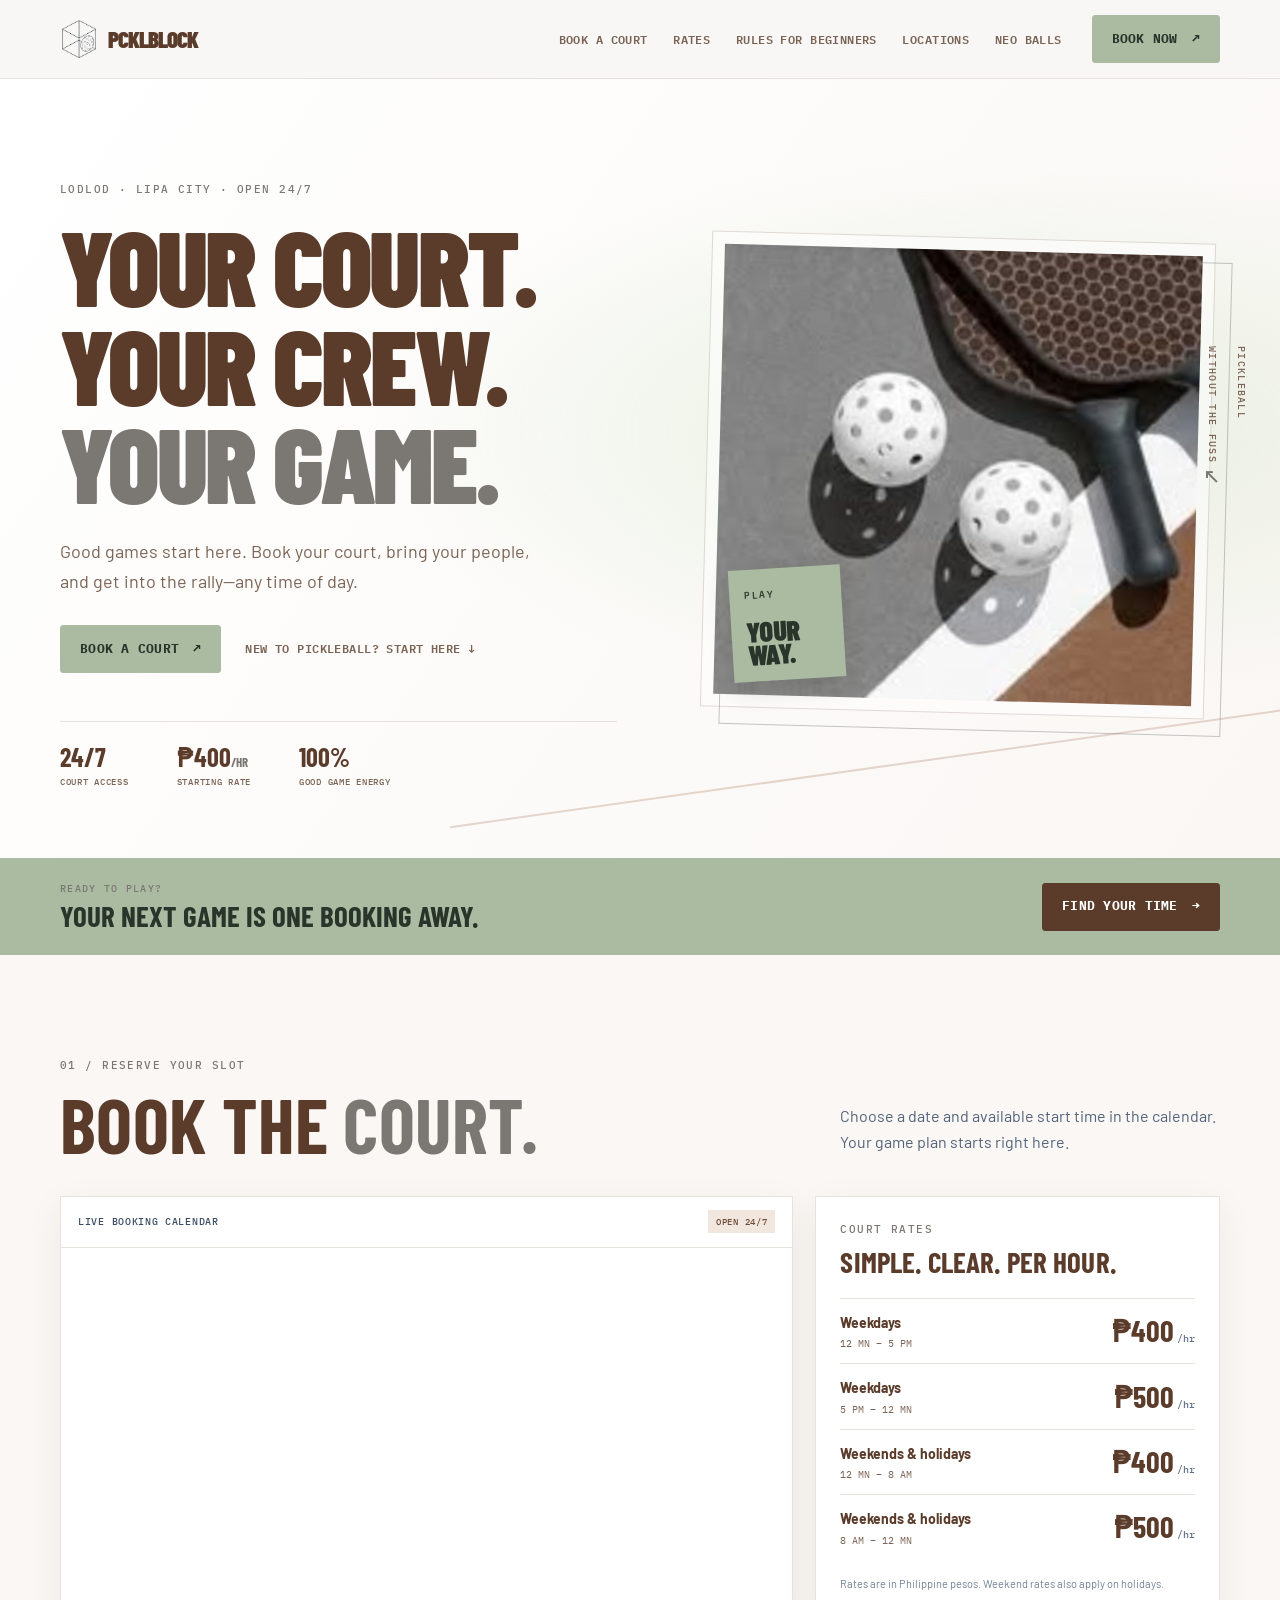
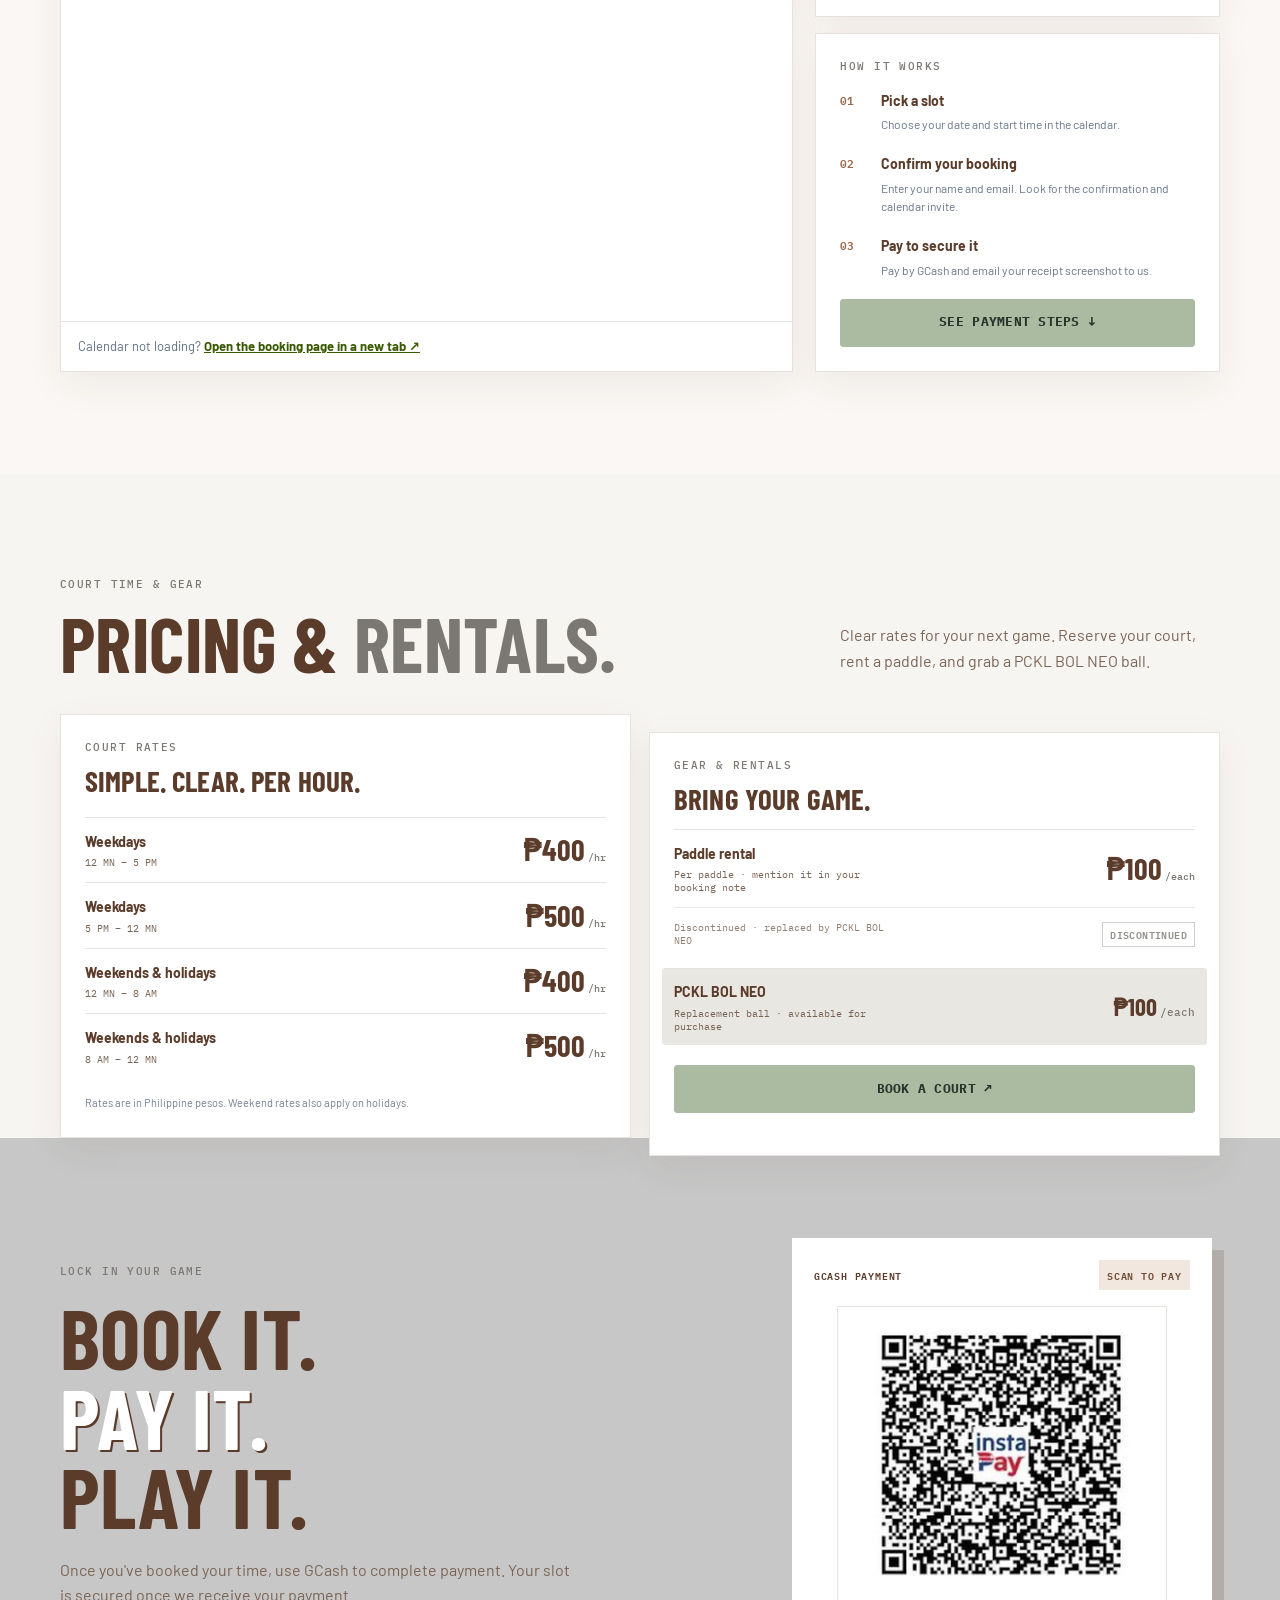
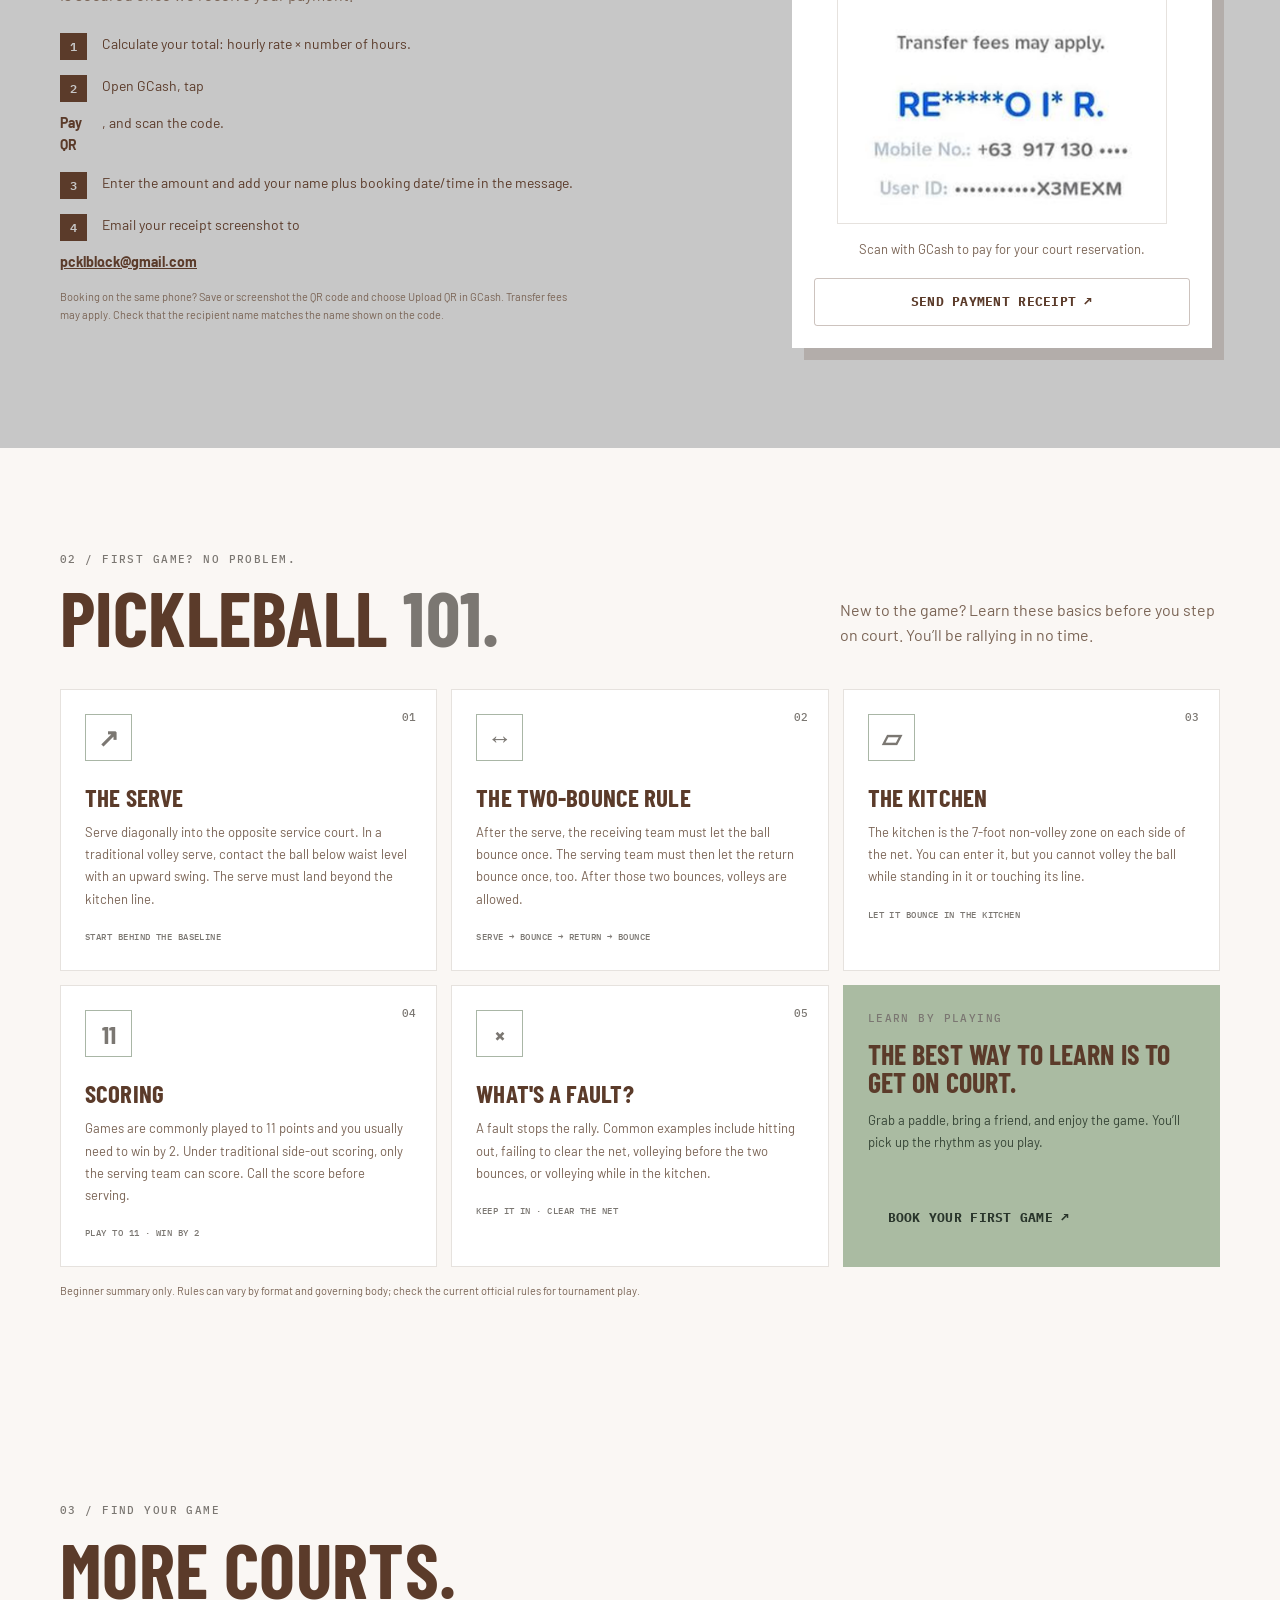
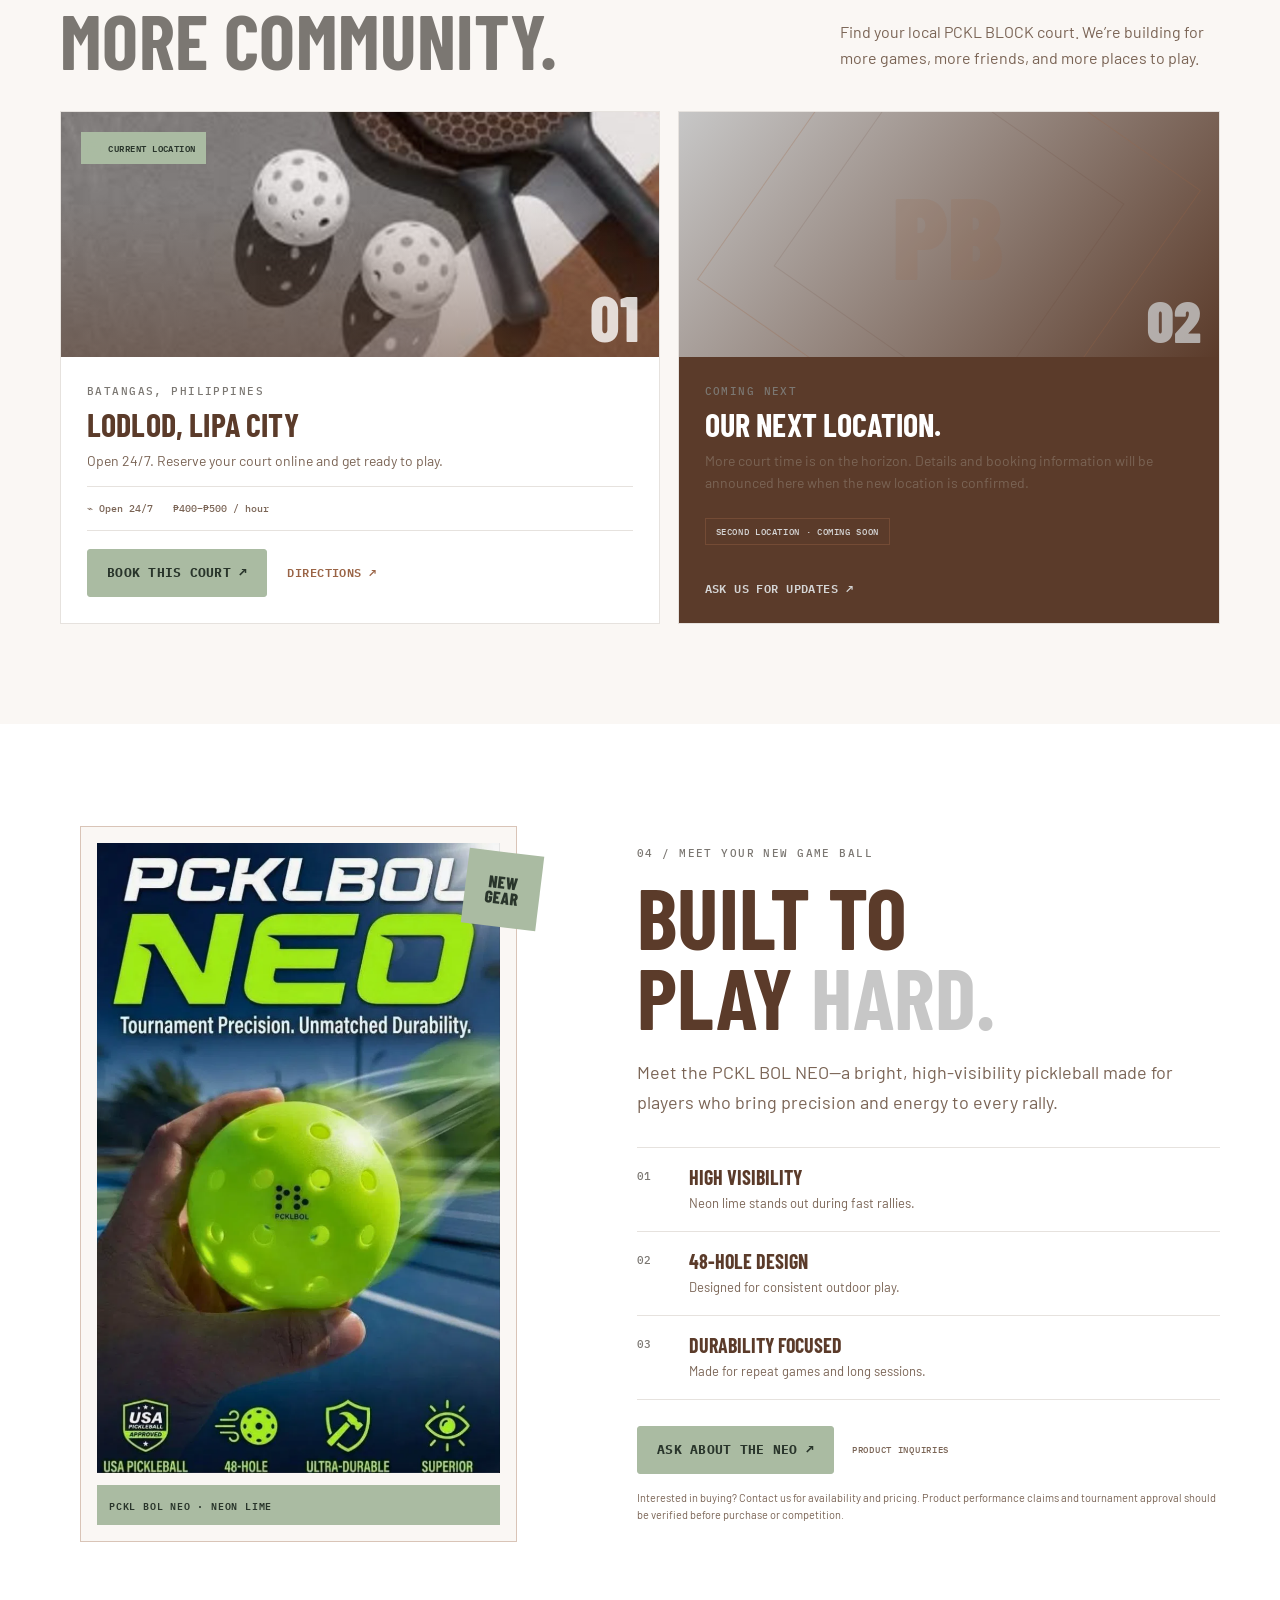
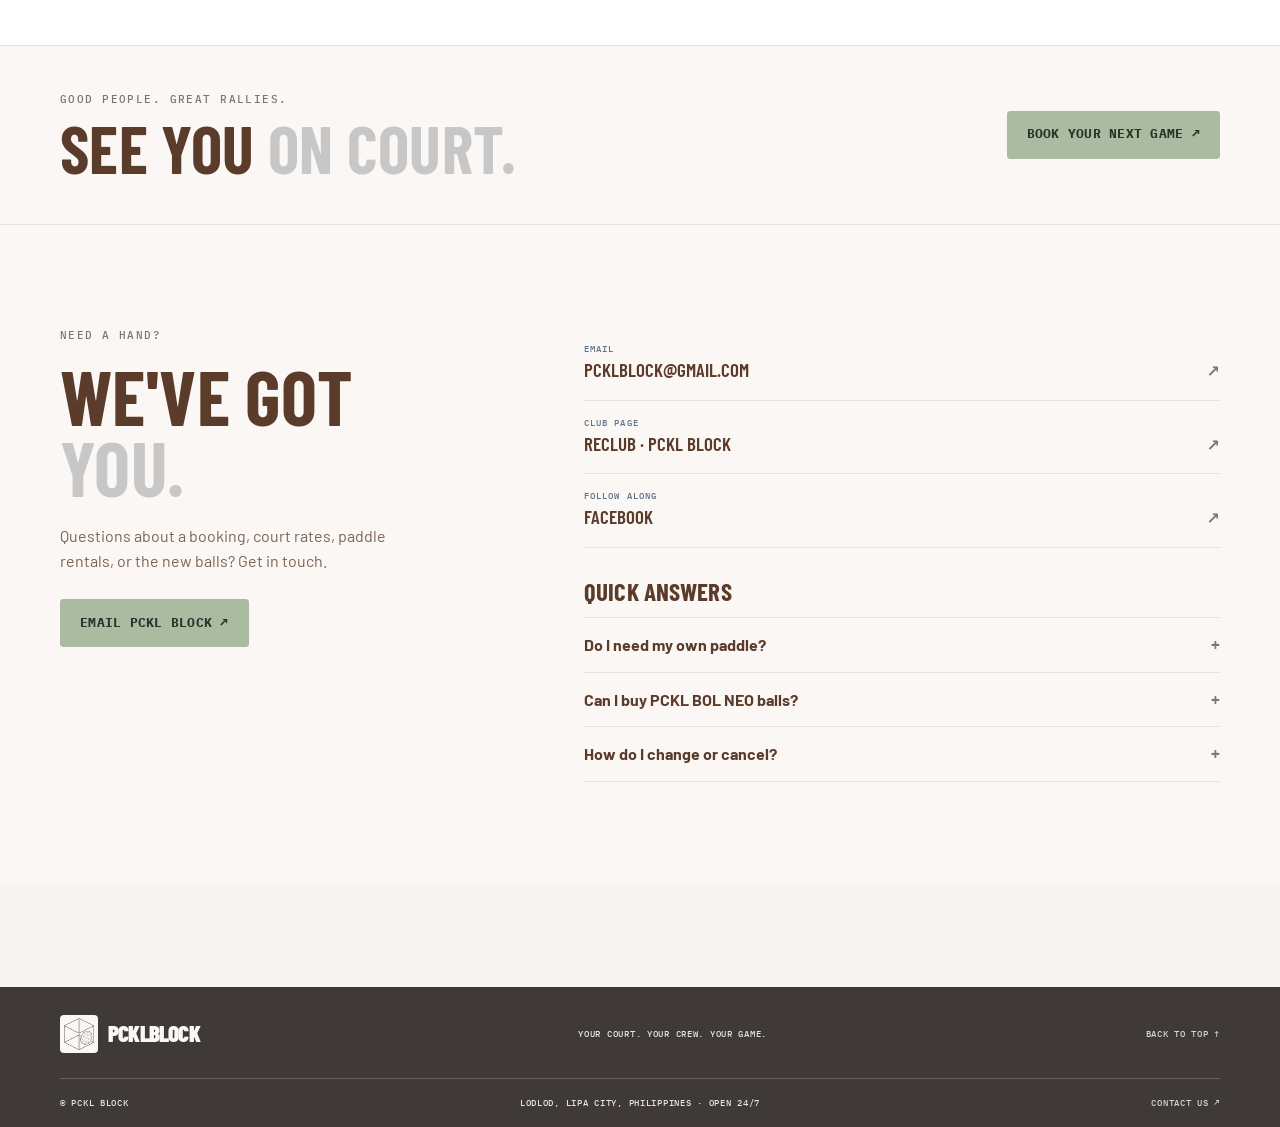
<file: index.html>
<!doctype html>
<html lang="en">
<head>
<meta charset="utf-8">
<meta name="viewport" content="width=device-width, initial-scale=1">
<meta name="theme-color" content="#5b3b2a">
<meta name="description" content="Book a pickleball court at PCKL BLOCK in Lodlod, Lipa City. Open 24/7 with clear court rates, paddle rentals, beginner rules, and PCKL BOL NEO balls.">
<title>PCKL BLOCK | Book a Court in Lipa City</title>
<link rel="preconnect" href="https://fonts.googleapis.com">
<link rel="preconnect" href="https://fonts.gstatic.com" crossorigin>
<link href="https://fonts.googleapis.com/css2?family=Barlow+Condensed:wght@500;600;700;800;900&family=Barlow:wght@400;500;600;700&family=IBM+Plex+Mono:wght@400;500;600&display=swap" rel="stylesheet">
<link rel="stylesheet" href="styles.css">
</head>
<body>
<a class="skip-link" href="#main">Skip to content</a>
<header class="site-header">
  <div class="container nav-wrap">
    <a class="brand" href="#top" aria-label="PCKL BLOCK home"><img class="brand-logo" src="assets/pcklblock-logo-mark.png" alt=""><span class="brand-word">PCKLBLOCK</span></a>
    <button class="menu-toggle" aria-expanded="false" aria-controls="main-nav" aria-label="Toggle navigation"></button>
    <nav id="main-nav" class="main-nav" aria-label="Main navigation">
      <a href="#book">Book a court</a><a href="#rates">Rates</a><a href="#basics">Rules for beginners</a><a href="#locations">Locations</a><a href="#neo">NEO balls</a>
    </nav>
    <a class="button button-lime nav-cta" href="#book">Book now <span aria-hidden="true">↗</span></a>
  </div>
</header>

<main id="main">
<section class="hero" id="top">
  
  <div class="container hero-grid">
    <div class="hero-copy">
      <p class="eyebrow"> LODLOD · LIPA CITY · OPEN 24/7</p>
      <h1>YOUR COURT.<br>YOUR CREW.<br><span>YOUR GAME.</span></h1>
      <p class="hero-lede">Good games start here. Book your court, bring your people, and get into the rally—any time of day.</p>
      <div class="hero-actions"><a class="button button-lime" href="#book">Book a court <span aria-hidden="true">↗</span></a><a class="text-link" href="#basics">New to pickleball? Start here <span aria-hidden="true">↓</span></a></div>
      <div class="hero-meta"><div><strong>24/7</strong><span>COURT ACCESS</span></div><div><strong>₱400<span class="rate-unit">/HR</span></strong><span>STARTING RATE</span></div><div><strong>100%</strong><span>GOOD GAME ENERGY</span></div></div>
    </div>
    <div class="hero-visual">
      <div class="visual-frame"><img src="assets/venue-photo.jpg" alt="Pickleball paddles and perforated balls on a court"><div class="image-stamp"><span>PLAY</span><b>YOUR<br>WAY.</b></div></div>
      <div class="hero-side-note">PICKLEBALL<br>WITHOUT THE FUSS <span>↙</span></div>
      
    </div>
  </div>
</section>

<section class="booking-strip">
 <div class="container booking-strip-inner"><div><span class="mini-label">READY TO PLAY?</span><strong>Your next game is one booking away.</strong></div><a class="button button-dark" href="#book">Find your time <span aria-hidden="true">→</span></a></div>
</section>

<section class="section booking-section" id="book">
 <div class="container">
  <div class="section-heading"><div><p class="eyebrow">01 / RESERVE YOUR SLOT</p><h2>BOOK THE <span>COURT.</span></h2></div><p>Choose a date and available start time in the calendar. Your game plan starts right here.</p></div>
  <div class="booking-layout">
   <div class="calendar-card"><div class="card-topline"><span>LIVE BOOKING CALENDAR</span><span class="open-tag">OPEN 24/7</span></div><div class="calendar-frame"><iframe title="PCKL BLOCK court booking calendar" src="https://calendar.google.com/calendar/appointments/schedules/AcZssZ33MS-bs9n5HeXCeqqjGtUNcTDtcI3tjPMm9RvrgCC8sg1Amd3xCSAu9r1rN7k6KnxW2vTR-kkW?gv=true" loading="lazy"></iframe></div><div class="calendar-fallback">Calendar not loading? <a href="https://calendar.google.com/calendar/appointments/schedules/AcZssZ33MS-bs9n5HeXCeqqjGtUNcTDtcI3tjPMm9RvrgCC8sg1Amd3xCSAu9r1rN7k6KnxW2vTR-kkW?gv=true" target="_blank" rel="noopener">Open the booking page in a new tab ↗</a></div></div>
   <aside class="booking-aside">
    <div class="info-card rate-card"><p class="eyebrow">COURT RATES</p><h3>Simple. Clear. Per hour.</h3>
      <div class="rate-line"><div><strong>Weekdays</strong><span>12 MN – 5 PM</span></div><b>₱400<small>/hr</small></b></div>
      <div class="rate-line"><div><strong>Weekdays</strong><span>5 PM – 12 MN</span></div><b>₱500<small>/hr</small></b></div>
      <div class="rate-line"><div><strong>Weekends & holidays</strong><span>12 MN – 8 AM</span></div><b>₱400<small>/hr</small></b></div>
      <div class="rate-line"><div><strong>Weekends & holidays</strong><span>8 AM – 12 MN</span></div><b>₱500<small>/hr</small></b></div>
      <p class="fine-print">Rates are in Philippine pesos. Weekend rates also apply on holidays.</p>
    </div>
     <div class="info-card"><p class="eyebrow">HOW IT WORKS</p><ol class="steps"><li><span>01</span><div><strong>Pick a slot</strong><p>Choose your date and start time in the calendar.</p></div></li><li><span>02</span><div><strong>Confirm your booking</strong><p>Enter your name and email. Look for the confirmation and calendar invite.</p></div></li><li><span>03</span><div><strong>Pay to secure it</strong><p>Pay by GCash and email your receipt screenshot to us.</p></div></li></ol><a class="button button-lime button-full" href="#payment">See payment steps ↓</a></div>
   </aside>
  </div>
 </div>
</section>

<section class="section pricing-section" id="rates">
 <div class="container">
  <div class="section-heading">
   <div><p class="eyebrow">COURT TIME & GEAR</p><h2>PRICING & <span>RENTALS.</span></h2></div>
   <p>Clear rates for your next game. Reserve your court, rent a paddle, and grab a PCKL BOL NEO ball.</p>
  </div>
  <div class="pricing-grid">
   <div class="info-card rate-card pricing-court-card">
    <p class="eyebrow">COURT RATES</p><h3>Simple. Clear. Per hour.</h3>
    <div class="rate-line"><div><strong>Weekdays</strong><span>12 MN – 5 PM</span></div><b>₱400<small>/hr</small></b></div>
    <div class="rate-line"><div><strong>Weekdays</strong><span>5 PM – 12 MN</span></div><b>₱500<small>/hr</small></b></div>
    <div class="rate-line"><div><strong>Weekends & holidays</strong><span>12 MN – 8 AM</span></div><b>₱400<small>/hr</small></b></div>
    <div class="rate-line"><div><strong>Weekends & holidays</strong><span>8 AM – 12 MN</span></div><b>₱500<small>/hr</small></b></div>
    <p class="fine-print">Rates are in Philippine pesos. Weekend rates also apply on holidays.</p>
   </div>
   <div class="info-card gear-pricing-card" id="gear-pricing">
    <p class="eyebrow">GEAR & RENTALS</p><h3>Bring your game.</h3>
    <div class="rate-line"><div><strong>Paddle rental</strong><span>Per paddle · mention it in your booking note</span></div><b>₱100<small>/each</small></b></div>
    <div class="rate-line discontinued-line"><div><span>Discontinued · replaced by PCKL BOL NEO</span></div><span class="status-label">DISCONTINUED</span></div>
    <div class="rate-line neo-price-line"><div><strong>PCKL BOL NEO</strong><span>Replacement ball · available for purchase</span></div><b>₱100<small>/each</small></b></div>
    
    <a class="button button-lime button-full" href="#book">Book a court ↗</a>
   </div>
  </div>
 </div>


<section class="payment-section" id="payment"><div class="container payment-grid">
 <div class="payment-copy"><p class="eyebrow">LOCK IN YOUR GAME</p><h2>BOOK IT.<br><span>PAY IT.</span><br>PLAY IT.</h2><p>Once you've booked your time, use GCash to complete payment. Your slot is secured once we receive your payment.</p>
 <ol class="payment-steps"><li><span>1</span>Calculate your total: hourly rate × number of hours.</li><li><span>2</span>Open GCash, tap <strong>Pay QR</strong>, and scan the code.</li><li><span>3</span>Enter the amount and add your name plus booking date/time in the message.</li><li><span>4</span>Email your receipt screenshot to <a href="mailto:pcklblock@gmail.com">pcklblock@gmail.com</a>.</li></ol>
 <p class="fine-print">Booking on the same phone? Save or screenshot the QR code and choose Upload QR in GCash. Transfer fees may apply. Check that the recipient name matches the name shown on the code.</p></div>
 <div class="qr-card"><div class="qr-heading"><span>GCASH PAYMENT</span><span class="qr-badge">SCAN TO PAY</span></div><img src="assets/gcash-qr.png" alt="GCash QR code for PCKL BLOCK payments"><p>Scan with GCash to pay for your court reservation.</p><a class="button button-outline button-full" href="mailto:pcklblock@gmail.com?subject=PCKL%20BLOCK%20booking%20payment">Send payment receipt ↗</a></div>
 </div></section>

<section class="section basics-section" id="basics"><div class="container">
 <div class="section-heading"><div><p class="eyebrow">02 / FIRST GAME? NO PROBLEM.</p><h2>PICKLEBALL <span>101.</span></h2></div><p>New to the game? Learn these basics before you step on court. You’ll be rallying in no time.</p></div>
 <div class="rules-grid">
  <article class="rule-card"><span class="rule-number">01</span><div class="rule-icon" aria-hidden="true">↗</div><h3>THE SERVE</h3><p>Serve diagonally into the opposite service court. In a traditional volley serve, contact the ball below waist level with an upward swing. The serve must land beyond the kitchen line.</p><span class="rule-tag">START BEHIND THE BASELINE</span></article>
  <article class="rule-card"><span class="rule-number">02</span><div class="rule-icon" aria-hidden="true">↔</div><h3>THE TWO-BOUNCE RULE</h3><p>After the serve, the receiving team must let the ball bounce once. The serving team must then let the return bounce once, too. After those two bounces, volleys are allowed.</p><span class="rule-tag">SERVE → BOUNCE → RETURN → BOUNCE</span></article>
  <article class="rule-card"><span class="rule-number">03</span><div class="rule-icon" aria-hidden="true">▱</div><h3>THE KITCHEN</h3><p>The kitchen is the 7-foot non-volley zone on each side of the net. You can enter it, but you cannot volley the ball while standing in it or touching its line.</p><span class="rule-tag">LET IT BOUNCE IN THE KITCHEN</span></article>
  <article class="rule-card"><span class="rule-number">04</span><div class="rule-icon" aria-hidden="true">11</div><h3>SCORING</h3><p>Games are commonly played to 11 points and you usually need to win by 2. Under traditional side-out scoring, only the serving team can score. Call the score before serving.</p><span class="rule-tag">PLAY TO 11 · WIN BY 2</span></article>
  <article class="rule-card"><span class="rule-number">05</span><div class="rule-icon" aria-hidden="true">×</div><h3>WHAT'S A FAULT?</h3><p>A fault stops the rally. Common examples include hitting out, failing to clear the net, volleying before the two bounces, or volleying while in the kitchen.</p><span class="rule-tag">KEEP IT IN · CLEAR THE NET</span></article>
  <article class="rule-card rule-cta"><p class="eyebrow">LEARN BY PLAYING</p><h3>THE BEST WAY TO LEARN IS TO GET ON COURT.</h3><p>Grab a paddle, bring a friend, and enjoy the game. You’ll pick up the rhythm as you play.</p><a class="button button-lime" href="#book">Book your first game ↗</a></article>
 </div>
 <p class="fine-print rules-note">Beginner summary only. Rules can vary by format and governing body; check the current official rules for tournament play.</p>
 </div></section>

<section class="locations-section" id="locations"><div class="container">
 <div class="section-heading"><div><p class="eyebrow">03 / FIND YOUR GAME</p><h2>MORE COURTS.<br><span>MORE COMMUNITY.</span></h2></div><p>Find your local PCKL BLOCK court. We’re building for more games, more friends, and more places to play.</p></div>
 <div class="location-grid">
  <article class="location-card location-primary"><div class="location-image"><img src="assets/venue-photo.jpg" alt="Pickleball gear at PCKL BLOCK"><span class="location-status"><i></i> CURRENT LOCATION</span><span class="location-index">01</span></div><div class="location-details"><p class="eyebrow">BATANGAS, PHILIPPINES</p><h3>LODLOD, LIPA CITY</h3><p>Open 24/7. Reserve your court online and get ready to play.</p><div class="location-facts"><span>⌁ Open 24/7</span><span>₱400–₱500 / hour</span></div><div class="location-actions"><a class="button button-lime" href="#book">Book this court ↗</a><a class="text-link" href="https://www.google.com/maps/search/?api=1&query=Lodlod%2C+Lipa+City%2C+Batangas%2C+Philippines" target="_blank" rel="noopener">Directions ↗</a></div></div></article>
  <article class="location-card location-next"><div class="next-pattern" aria-hidden="true"><span>P</span><span>B</span><span>02</span></div><div class="location-details"><p class="eyebrow">COMING NEXT</p><h3>OUR NEXT LOCATION.</h3><p>More court time is on the horizon. Details and booking information will be announced here when the new location is confirmed.</p><span class="coming-soon">SECOND LOCATION · COMING SOON</span><a class="text-link" href="mailto:pcklblock@gmail.com?subject=Second%20PCKL%20BLOCK%20location">Ask us for updates ↗</a></div></article>
 </div>
 </div></section>

<section class="section neo-section" id="neo"><div class="container neo-grid">
 <div class="neo-image-wrap"><span class="neo-sticker">NEW<br>GEAR</span><img src="assets/pckl-bol-neo.png" alt="PCKL BOL NEO neon lime pickleball promotional image"><div class="neo-image-caption">PCKL BOL NEO · NEON LIME</div></div>
 <div class="neo-copy"><p class="eyebrow">04 / MEET YOUR NEW GAME BALL</p><h2>BUILT TO<br>PLAY <span>HARD.</span></h2><p class="neo-lede">Meet the PCKL BOL NEO—a bright, high-visibility pickleball made for players who bring precision and energy to every rally.</p><div class="feature-list"><div><span>01</span><p><strong>High visibility</strong><small>Neon lime stands out during fast rallies.</small></p></div><div><span>02</span><p><strong>48-hole design</strong><small>Designed for consistent outdoor play.</small></p></div><div><span>03</span><p><strong>Durability focused</strong><small>Made for repeat games and long sessions.</small></p></div></div><div class="neo-actions"><a class="button button-lime" href="mailto:pcklblock@gmail.com?subject=PCKL%20BOL%20NEO%20ball%20inquiry">Ask about the NEO ↗</a><span class="availability-note">PRODUCT INQUIRIES</span></div><p class="fine-print">Interested in buying? Contact us for availability and pricing. Product performance claims and tournament approval should be verified before purchase or competition.</p></div>
 </div></section>

<section class="community-band" id="community"><div class="container community-inner"><div><p class="eyebrow">GOOD PEOPLE. GREAT RALLIES.</p><h2>SEE YOU <span>ON COURT.</span></h2></div><a class="button button-lime" href="#book">Book your next game ↗</a></div></section>

<section class="section support-section" id="support"><div class="container support-grid"><div><p class="eyebrow">NEED A HAND?</p><h2>WE'VE GOT<br><span>YOU.</span></h2><p>Questions about a booking, court rates, paddle rentals, or the new balls? Get in touch.</p><a class="button button-lime" href="mailto:pcklblock@gmail.com">Email PCKL BLOCK ↗</a></div><div class="support-details"><a href="mailto:pcklblock@gmail.com"><span>EMAIL</span><strong>pcklblock@gmail.com</strong><b>↗</b></a><a href="https://reclub.co/clubs/@pcklblock" target="_blank" rel="noopener"><span>CLUB PAGE</span><strong>ReClub · PCKL BLOCK</strong><b>↗</b></a><a href="https://www.facebook.com/p/Pcklblock-61586314826082/" target="_blank" rel="noopener"><span>FOLLOW ALONG</span><strong>Facebook</strong><b>↗</b></a><div class="faq"><h3>QUICK ANSWERS</h3><details><summary>Do I need my own paddle?</summary><p>No. Paddle rental is ₱100 each. Let us know in your booking note so we can prepare it.</p></details><details><summary>Can I buy PCKL BOL NEO balls?</summary></details><details><summary>How do I change or cancel?</summary><p>Use the link in your booking confirmation to manage your appointment, or email us if you need help.</p></details></div></div></div></section>
</main>
<footer class="site-footer"><div class="container footer-top"><a class="brand" href="#top"><img class="brand-logo" src="assets/pcklblock-logo-mark.png" alt=""><span class="brand-word">PCKLBLOCK</span></a><p>YOUR COURT. YOUR CREW. YOUR GAME.</p><a href="#top" class="back-top">BACK TO TOP ↑</a></div><div class="container footer-bottom"><span>©  PCKL BLOCK</span><span>LODLOD, LIPA CITY, PHILIPPINES · OPEN 24/7</span><a href="mailto:pcklblock@gmail.com">CONTACT US ↗</a></div></footer>
<script>
const menuButton = document.querySelector('.menu-toggle');
const nav = document.querySelector('#main-nav');
menuButton.addEventListener('click', () => {
 const isOpen = menuButton.getAttribute('aria-expanded') === 'true';
 menuButton.setAttribute('aria-expanded', String(!isOpen));
 nav.classList.toggle('is-open', !isOpen);
});
nav.querySelectorAll('a').forEach(link => link.addEventListener('click', () => {
 menuButton.setAttribute('aria-expanded', 'false');
 nav.classList.remove('is-open');
}));
document.querySelector('#year').textContent = new Date().getFullYear();
</script>
</body>
</html>
</file>
<file: styles.css>
/* PCKL BLOCK — premium sports brand */
:root{--navy:#5b3b2a;--navy-2:#704a34;--navy-3:#9a6446;--lime:#828282;--lime-2:#A0A0A0;--white:#ffffff;--muted:#7a6455;--ink:#5b3b2a;--line:#e6e2de;--display:"Barlow Condensed","Arial Narrow",sans-serif;--body:"Barlow",system-ui,sans-serif;--mono:"IBM Plex Mono",monospace}
*{box-sizing:border-box}html{scroll-behavior:smooth;scroll-padding-top:90px}body{margin:0;background:var(--navy);color:var(--white);font:400 16px/1.6 var(--body);-webkit-font-smoothing:antialiased}img{display:block;max-width:100%}a{color:inherit}button,a{-webkit-tap-highlight-color:transparent}a:focus-visible,button:focus-visible,summary:focus-visible{outline:3px solid var(--lime);outline-offset:4px}.container{width:min(1160px,calc(100% - 48px));margin-inline:auto}.skip-link{position:absolute;top:-60px;left:16px;background:var(--lime);color:var(--navy);padding:10px 14px;z-index:99}.skip-link:focus{top:12px}.site-header{position:sticky;top:0;z-index:50;background:rgba(255,255,255,.96);backdrop-filter:blur(18px);border-bottom:1px solid rgba(91,59,42,.09)}.nav-wrap{min-height:78px;display:flex;align-items:center;gap:30px}.brand{display:inline-flex;align-items:center;gap:10px;text-decoration:none;font:800 23px/1 var(--display);letter-spacing:.04em;white-space:nowrap}.brand-mark{width:34px;height:34px;display:grid;place-items:center;border:2px solid var(--lime);color:var(--lime);font:800 22px/1 var(--display);transform:skew(-8deg)}.brand-mark span{font-size:10px}.brand-light{color:var(--lime);margin-left:4px}.main-nav{display:flex;align-items:center;gap:clamp(12px,2vw,27px);margin-left:auto}.main-nav a,.text-link{font:600 12px/1.4 var(--mono);letter-spacing:.035em;text-transform:uppercase;text-decoration:none;color:#7a6455;transition:color .2s}.main-nav a:hover,.text-link:hover{color:var(--lime)}.button{display:inline-flex;justify-content:center;align-items:center;gap:14px;min-height:48px;padding:13px 19px;border:1px solid transparent;border-radius:3px;text-decoration:none;text-transform:uppercase;font:700 13px/1.1 var(--mono);letter-spacing:.02em;transition:transform .2s,background .2s,color .2s,border-color .2s;cursor:pointer}.button:hover{transform:translateY(-2px)}.button-lime{background:var(--lime);color:var(--navy);border-color:var(--lime)}.button-lime:hover{background:var(--lime-2);border-color:var(--lime-2)}.button-dark{background:var(--navy);color:var(--white);border-color:var(--navy)}.button-dark:hover{background:var(--navy-2)}.button-outline{border-color:rgba(91,59,42,.3);color:var(--navy);background:transparent}.button-outline:hover{background:var(--navy);color:white}.button-full{width:100%}.menu-toggle{display:none;background:none;border:0;padding:10px}.menu-toggle span{display:block;width:24px;height:2px;background:var(--white);margin:5px}
.hero{position:relative;overflow:hidden;padding:clamp(60px,8vw,112px) 0 70px;background:radial-gradient(ellipse at 75% 48%,rgba(130,130,130,.12),transparent 43%),linear-gradient(125deg,#5b3b2a 0%,#0a1f3d 56%,#102c4d 100%)}.hero:after{content:"";position:absolute;inset:auto -8% -125px 36%;height:220px;border-top:2px solid rgba(130,130,130,.45);transform:rotate(-8deg);pointer-events:none}.hero-glow{position:absolute;width:420px;height:420px;right:-130px;top:-210px;background:var(--lime);opacity:.09;filter:blur(80px);border-radius:50%}.hero-grid{position:relative;z-index:1;display:grid;grid-template-columns:1.04fr .96fr;align-items:center;gap:clamp(40px,7vw,92px)}.hero-copy{position:relative;z-index:2}.eyebrow,.mini-label{margin:0 0 18px;color:var(--lime);font:500 11px/1.5 var(--mono);letter-spacing:.13em;text-transform:uppercase}.pulse,.live-dot{display:inline-block;width:7px;height:7px;background:var(--lime);border-radius:50%;margin-right:8px;box-shadow:0 0 0 4px rgba(130,130,130,.12)}h1,h2,h3,p{margin-top:0}h1,h2,h3{font-family:var(--display);text-transform:uppercase;line-height:.93;letter-spacing:.005em}h1{font-size:clamp(64px,8.3vw,112px);font-weight:900;letter-spacing:-.025em;margin:0 0 25px}h1 span,h2 span{color:var(--lime)}.hero-lede{max-width:480px;color:#7a6455;font-size:18px;line-height:1.65;margin-bottom:28px}.hero-actions{display:flex;align-items:center;gap:24px;flex-wrap:wrap}.hero-meta{display:flex;gap:clamp(22px,4vw,48px);border-top:1px solid var(--line);margin-top:48px;padding-top:22px}.hero-meta div{display:grid;gap:5px}.hero-meta strong{font:700 26px/1 var(--display)}.hero-meta .rate-unit{font-size:13px;color:var(--lime)}.hero-meta div>span{font:500 9px/1.5 var(--mono);letter-spacing:.08em;color:#7a6455}.hero-visual{position:relative;min-width:0;padding:0 10px 20px 0}.visual-frame{position:relative;border:1px solid rgba(91,59,42,.18);padding:12px;background:rgba(91,59,42,.035);transform:rotate(1.5deg)}.visual-frame:before{content:"";position:absolute;inset:18px -18px -18px 18px;border:1px solid rgba(130,130,130,.45);z-index:-1}.visual-frame img{width:100%;height:450px;object-fit:cover;filter:saturate(.9);}.image-stamp{position:absolute;bottom:28px;left:28px;background:var(--lime);color:var(--navy);width:112px;height:112px;padding:15px;display:flex;flex-direction:column;justify-content:space-between;transform:rotate(-5deg)}.image-stamp span{font:600 10px var(--mono);letter-spacing:.15em}.image-stamp b{font:900 28px/.82 var(--display)}.hero-side-note{position:absolute;right:-30px;top:22%;writing-mode:vertical-rl;font:500 10px/1.8 var(--mono);letter-spacing:.13em;color:#7a6455}.hero-side-note span{color:var(--lime);font-size:22px}.court-lines{position:absolute;bottom:0;right:-10px;width:100px;height:65px;border-right:3px solid var(--lime);border-bottom:3px solid var(--lime);opacity:.8}
.booking-strip{background:var(--lime);color:var(--navy);padding:23px 0}.booking-strip-inner{display:flex;align-items:center;justify-content:space-between;gap:24px}.booking-strip-inner>div{display:grid;gap:4px}.booking-strip .mini-label{margin:0;color:#304600;font-size:10px}.booking-strip strong{font:700 clamp(21px,3vw,29px)/1.1 var(--display);text-transform:uppercase}
.section{padding:clamp(65px,8vw,105px) 0}.section-heading{display:flex;align-items:end;justify-content:space-between;gap:30px;margin-bottom:36px}.section-heading>div{max-width:650px}.section-heading .eyebrow{margin-bottom:15px}.section-heading h2,.payment-copy h2,.support-grid h2,.community-inner h2{font-size:clamp(44px,6vw,76px);margin:0}.section-heading>p{max-width:380px;margin:0 0 5px;color:var(--muted);font-size:16px}.booking-section{background:#faf7f4;color:var(--navy)}.booking-section .section-heading>p{color:#52637a}.booking-section .eyebrow{color:#466100}.booking-layout{display:grid;grid-template-columns:minmax(0,1.45fr) minmax(300px,.8fr);gap:22px;align-items:start}.calendar-card,.info-card{background:white;border:1px solid #e6e2de;box-shadow:0 12px 35px rgba(91,59,42,.07)}.card-topline{height:51px;display:flex;align-items:center;gap:9px;padding:0 17px;border-bottom:1px solid #e6e2de;font:500 10px var(--mono);letter-spacing:.07em;color:#3b4e65}.open-tag{margin-left:auto;background:#f1e7df;color:#704a34;padding:6px 8px;font-size:9px}.calendar-frame{height:690px;overflow:hidden}.calendar-frame iframe{display:block;width:100%;height:100%;border:0;background:#fff}.calendar-fallback{padding:14px 17px;border-top:1px solid #e6e2de;color:#637187;font-size:13px}.calendar-fallback a{color:#385900;font-weight:700}.booking-aside{display:grid;gap:16px}.info-card{padding:24px}.info-card .eyebrow{color:#9a6446;margin-bottom:12px}.info-card h3{font-size:29px;margin-bottom:22px}.rate-line{display:flex;align-items:center;justify-content:space-between;gap:12px;padding:13px 0;border-top:1px solid #e6e2de}.rate-line>div{display:grid;gap:3px}.rate-line strong{font-size:14px}.rate-line span{color:#7a6455;font:10px var(--mono)}.rate-line>b{font:700 30px/.9 var(--display);white-space:nowrap}.rate-line small{font:500 10px var(--mono);margin-left:3px;color:#627086}.fine-print{font-size:11px;line-height:1.6;color:#738094;margin:15px 0 0}.steps{list-style:none;margin:0 0 20px;padding:0;display:grid;gap:17px}.steps li{display:grid;grid-template-columns:31px 1fr;gap:10px}.steps li>span{font:600 11px var(--mono);color:#9a6446;padding-top:3px}.steps strong{font-size:14px}.steps p{font-size:12px;line-height:1.5;color:#68768a;margin:3px 0 0}
.payment-section{padding:clamp(60px,8vw,100px) 0;background:var(--lime);color:var(--navy)}.payment-grid{display:grid;grid-template-columns:1fr minmax(290px,.7fr);gap:clamp(40px,8vw,100px);align-items:center}.payment-copy .eyebrow{color:#704a34}.payment-copy h2{margin-bottom:22px;font-size:clamp(52px,7vw,85px)}.payment-copy h2 span{color:#fff;text-shadow:2px 2px 0 var(--navy)}.payment-copy>p:not(.eyebrow){max-width:520px;color:#7a6455}.payment-steps{list-style:none;padding:0;margin:25px 0 0;display:grid;gap:15px}.payment-steps li{display:grid;grid-template-columns:32px 1fr;gap:10px;align-items:start;font-size:14px}.payment-steps li>span{display:grid;place-items:center;width:27px;height:27px;background:var(--navy);color:var(--lime);font:600 12px var(--mono)}.payment-steps a{font-weight:700}.payment-copy .fine-print{color:#4e650f}.qr-card{background:#fff;color:var(--navy);padding:22px;box-shadow:12px 12px 0 rgba(91,59,42,.18);max-width:420px;justify-self:center;width:100%}.qr-heading{display:flex;align-items:center;justify-content:space-between;gap:10px;margin-bottom:16px;font:600 10px var(--mono);letter-spacing:.08em}.qr-badge{padding:6px 8px;background:#f1e7df;color:#704a34}.qr-card img{width:min(100%,330px);margin:0 auto;border:1px solid #e6e2de}.qr-card>p{text-align:center;color:#7a6455;font-size:13px;margin:15px 0}.qr-card .button{margin-top:4px}
.basics-section{background:#faf7f4}.basics-section .section-heading>p{color:#7a6455}.rules-grid{display:grid;grid-template-columns:repeat(3,minmax(0,1fr));gap:14px}.rule-card{position:relative;min-height:265px;padding:24px;background:#ffffff;border:1px solid rgba(91,59,42,.1);overflow:hidden}.rule-number{position:absolute;top:20px;right:20px;color:#9a6446;font:500 11px var(--mono)}.rule-icon{display:grid;place-items:center;width:47px;height:47px;border:1px solid rgba(154,100,70,.5);color:var(--lime);font:700 25px var(--display);margin-bottom:25px}.rule-card h3{font-size:25px;margin:0 0 12px}.rule-card p:not(.eyebrow){font-size:13px;line-height:1.7;color:#7a6455;margin:0}.rule-tag{display:inline-block;margin-top:20px;color:var(--lime);font:500 9px/1.5 var(--mono);letter-spacing:.05em}.rule-cta{background:var(--lime);color:var(--navy);display:flex;flex-direction:column;align-items:flex-start;justify-content:center}.rule-cta .eyebrow{color:#704a34;margin-bottom:13px}.rule-cta h3{font-size:28px;line-height:1.02}.rule-cta p:not(.eyebrow){color:#7a6455;margin:0 0 20px;font-size:13px}.rule-cta .button{margin-top:auto}.rules-note{color:#7a6455}
.locations-section{padding:clamp(65px,8vw,100px) 0;background:#faf7f4;color:var(--navy)}.locations-section .section-heading>p{color:#7a6455}.locations-section .eyebrow{color:#9a6446}.location-grid{display:grid;grid-template-columns:1.05fr .95fr;gap:18px}.location-card{background:white;border:1px solid #e6e2de;min-width:0}.location-image{height:245px;position:relative;overflow:hidden;background:var(--navy)}.location-image:after{content:"";position:absolute;inset:0;background:linear-gradient(0deg,rgba(91,59,42,.45),transparent 65%)}.location-image img{width:100%;height:100%;object-fit:cover;opacity:.9}.location-status{position:absolute;z-index:1;left:20px;top:20px;padding:8px 10px;background:var(--lime);color:var(--navy);font:600 9px var(--mono);letter-spacing:.05em}.location-status i{display:inline-block;width:6px;height:6px;border-radius:50%;background:var(--navy);margin-right:6px}.location-index{position:absolute;z-index:1;right:20px;bottom:12px;color:white;font:800 65px/.9 var(--display);opacity:.8}.location-details{padding:26px}.location-details .eyebrow{margin-bottom:10px}.location-details h3{font-size:32px;margin:0 0 10px}.location-details>p:not(.eyebrow){font-size:14px;color:#7a6455;max-width:500px}.location-facts{display:flex;gap:10px 20px;flex-wrap:wrap;padding:15px 0;border-top:1px solid #e6e2de;border-bottom:1px solid #e6e2de;font:500 10px var(--mono);color:#7a6455}.location-actions{display:flex;align-items:center;gap:20px;flex-wrap:wrap;margin-top:18px}.location-actions .text-link,.location-next .text-link{color:#9a6446}.location-next{display:flex;flex-direction:column;background:var(--navy);color:white;overflow:hidden}.next-pattern{position:relative;min-height:245px;display:flex;align-items:center;justify-content:center;gap:0;overflow:hidden;background:linear-gradient(130deg,#9a6446,#5b3b2a)}.next-pattern:before,.next-pattern:after{content:"";position:absolute;width:360px;height:360px;border:1px solid rgba(154,100,70,.28);transform:rotate(35deg)}.next-pattern:after{width:250px;height:250px;border-color:rgba(91,59,42,.13)}.next-pattern span{position:relative;z-index:1;font:900 clamp(65px,9vw,115px)/1 var(--display);color:rgba(154,100,70,.15)}.next-pattern span:last-child{position:absolute;right:18px;bottom:8px;font-size:58px;color:var(--lime);opacity:.8}.location-next .location-details{flex:1;display:flex;flex-direction:column;align-items:flex-start}.location-next .location-details .eyebrow{color:var(--lime)}.location-next .location-details>p:not(.eyebrow){color:#7a6455}.coming-soon{display:inline-block;margin:10px 0 18px;border:1px solid rgba(154,100,70,.4);color:var(--lime);padding:7px 10px;font:500 9px var(--mono);letter-spacing:.07em}.location-next .text-link{color:var(--lime);margin-top:auto}
.neo-section{background:#5b3b2a;overflow:hidden}.neo-grid{display:grid;grid-template-columns:.9fr 1.1fr;gap:clamp(45px,8vw,100px);align-items:center}.neo-image-wrap{position:relative;background:#704a34;padding:16px;border:1px solid rgba(154,100,70,.35);max-width:470px;justify-self:center}.neo-image-wrap img{width:100%;max-height:630px;object-fit:contain;object-position:top}.neo-sticker{position:absolute;z-index:2;right:-24px;top:25px;background:var(--lime);color:var(--navy);width:75px;height:75px;display:grid;place-content:center;text-align:center;font:800 17px/.85 var(--display);transform:rotate(7deg)}.neo-image-caption{background:var(--lime);color:var(--navy);font:600 10px var(--mono);letter-spacing:.08em;padding:11px 12px;margin-top:12px}.neo-copy .eyebrow{margin-bottom:15px}.neo-copy h2{font-size:clamp(55px,7vw,86px);margin:0 0 22px}.neo-lede{font-size:18px;color:#7a6455;max-width:550px;line-height:1.65}.feature-list{border-top:1px solid var(--line);margin-top:30px}.feature-list>div{display:grid;grid-template-columns:42px 1fr;gap:10px;padding:17px 0;border-bottom:1px solid var(--line)}.feature-list>div>span{font:500 11px var(--mono);color:var(--lime);padding-top:4px}.feature-list p{margin:0;display:grid;gap:4px}.feature-list strong{font:700 20px var(--display);text-transform:uppercase}.feature-list small{color:#7a6455;font-size:13px}.neo-actions{display:flex;align-items:center;gap:18px;flex-wrap:wrap;margin-top:26px}.availability-note{font:500 9px var(--mono);letter-spacing:.08em;color:#7a6455}.neo-copy .fine-print{color:#7a6455}
.community-band{background:#102b4e;border-block:1px solid rgba(91,59,42,.1);padding:45px 0}.community-inner{display:flex;align-items:center;justify-content:space-between;gap:25px}.community-inner .eyebrow{margin-bottom:10px}.community-inner h2{font-size:clamp(42px,5.5vw,66px)}
.support-section{background:#faf7f4;color:var(--navy)}.support-grid{display:grid;grid-template-columns:.8fr 1.2fr;gap:clamp(40px,8vw,100px)}.support-grid .eyebrow{color:#9a6446}.support-grid h2{margin-bottom:20px}.support-grid>div:first-child>p:not(.eyebrow){max-width:330px;color:#7a6455;margin-bottom:25px}.support-details>a{display:grid;grid-template-columns:1fr auto;gap:4px 12px;padding:16px 0;border-bottom:1px solid #e6e2de;text-decoration:none}.support-details>a span{grid-column:1/-1;color:#607287;font:500 9px var(--mono);letter-spacing:.12em}.support-details>a strong{font:600 19px var(--display);text-transform:uppercase;overflow-wrap:anywhere}.support-details>a b{grid-column:2;grid-row:2;color:#9a6446}.faq{margin-top:32px}.faq h3{font-size:25px;margin-bottom:14px}.faq details{border-top:1px solid #e6e2de;padding:14px 0}.faq details:last-child{border-bottom:1px solid #e6e2de}.faq summary{font-weight:700;cursor:pointer;list-style:none;display:flex;justify-content:space-between;gap:12px}.faq summary:after{content:"+";font:600 20px var(--display);color:#9a6446}.faq details[open] summary:after{content:"−"}.faq details p{color:#7a6455;font-size:13px;margin:10px 0 0;max-width:650px}
.site-footer{background:#5b3b2a;color:#faf7f4;padding:28px 0 18px}.footer-top,.footer-bottom{display:flex;align-items:center;justify-content:space-between;gap:18px;flex-wrap:wrap}.footer-top{padding-bottom:25px;border-bottom:1px solid rgba(91,59,42,.12)}.footer-top p,.back-top,.footer-bottom{font:500 9px/1.5 var(--mono);letter-spacing:.08em}.footer-top p{color:#e6e2de;margin:0}.back-top{text-decoration:none;color:var(--lime)}.footer-bottom{padding-top:17px;color:#e6e2de}.footer-bottom a{color:var(--lime);text-decoration:none}
@media(max-width:1000px){.nav-wrap{gap:18px}.main-nav{gap:12px}.main-nav a{font-size:10px}.nav-cta{padding-inline:13px}.hero-grid{gap:35px}.visual-frame img{height:390px}.booking-layout{grid-template-columns:minmax(0,1.25fr) minmax(280px,.8fr)}.calendar-frame{height:620px}.section-heading{align-items:flex-start}.rules-grid{grid-template-columns:repeat(2,minmax(0,1fr))}}
@media(max-width:780px){.container{width:min(100% - 34px,600px)}.nav-wrap{min-height:68px;gap:12px}.brand{font-size:21px}.nav-cta{margin-left:auto;min-height:40px;font-size:10px;padding:10px}.menu-toggle{display:block;order:3}.main-nav{display:none;position:absolute;left:0;right:0;top:68px;background:#5b3b2a;padding:16px 24px 22px;border-bottom:1px solid var(--line);flex-direction:column;align-items:stretch;gap:0}.main-nav.is-open{display:flex}.main-nav a{font-size:12px;padding:13px 0;border-bottom:1px solid rgba(91,59,42,.08)}.main-nav a:last-child{border:0}.hero{padding:54px 0 55px}.hero-grid{grid-template-columns:1fr;gap:36px}.hero h1{font-size:clamp(64px,15vw,95px)}.hero-lede{font-size:16px}.hero-meta{margin-top:35px;gap:20px;justify-content:space-between}.hero-meta strong{font-size:23px}.hero-meta div>span{font-size:8px}.hero-visual{width:calc(100% - 12px);margin-inline:auto}.visual-frame img{height:clamp(280px,72vw,430px)}.hero-side-note{right:-18px}.booking-strip-inner{align-items:flex-start;flex-direction:column;gap:15px}.booking-strip .button{width:100%}.section-heading{display:block;margin-bottom:27px}.section-heading>p{margin-top:17px}.section-heading h2,.payment-copy h2,.support-grid h2{font-size:clamp(45px,11vw,68px)}.booking-layout,.payment-grid,.neo-grid,.support-grid{grid-template-columns:1fr}.booking-layout{gap:16px}.calendar-frame{height:610px}.payment-grid{gap:35px}.qr-card{max-width:400px}.rules-grid{grid-template-columns:1fr 1fr;gap:10px}.rule-card{padding:18px;min-height:270px}.rule-card h3{font-size:23px}.rule-card p:not(.eyebrow){font-size:12px}.rule-icon{margin-bottom:20px}.location-grid{grid-template-columns:1fr}.location-image,.next-pattern{height:230px;min-height:230px}.neo-grid{gap:40px}.neo-image-wrap{width:min(100%,400px)}.neo-image-wrap img{max-height:580px}.community-inner{align-items:flex-start;flex-direction:column}.community-inner .button{width:100%}.support-grid{gap:35px}.footer-top{align-items:flex-start}.footer-top p{order:3;width:100%}}
@media(max-width:440px){.container{width:calc(100% - 28px)}.nav-cta{display:none}.hero-actions{align-items:flex-start;flex-direction:column;gap:18px}.hero-meta{gap:12px}.hero-meta strong{font-size:21px}.hero-meta div>span{font-size:7px;letter-spacing:.04em}.rules-grid{grid-template-columns:1fr}.rule-card{min-height:unset;padding:23px}.rule-cta{min-height:270px}.calendar-frame{height:570px}.info-card{padding:20px}.rate-line>b{font-size:27px}.payment-copy h2{font-size:58px}.location-details{padding:22px}.location-actions{align-items:flex-start;flex-direction:column;gap:15px}.neo-sticker{right:-12px;width:65px;height:65px;font-size:15px}.footer-bottom{align-items:flex-start;flex-direction:column;gap:8px}}
@media(prefers-reduced-motion:reduce){html{scroll-behavior:auto}*,*:before,*:after{transition:none!important;animation:none!important}}

/* Original PCKL BLOCK palette: warm white, cocoa, and clay */
.site-header{background:rgba(255,255,255,.96);border-bottom-color:#e6e2de}
.main-nav a,.text-link{color:#7a6455}
.main-nav a:hover,.text-link:hover{color:#5b3b2a}
.brand{color:#5b3b2a}
.brand-mark{display:none}
.brand-logo{width:38px;height:38px;object-fit:contain;flex:none}
.hero{background:radial-gradient(ellipse at 78% 45%,rgba(130,130,130,.12),transparent 45%),linear-gradient(125deg,#ffffff 0%,#faf7f4 100%)}
.hero:after{border-top-color:rgba(154,100,70,.25)}
.hero-lede{color:#7a6455}
.hero-meta{border-top-color:#e6e2de}
.hero-meta div>span,.hero-side-note{color:#7a6455}
.visual-frame{border-color:rgba(91,59,42,.18);background:rgba(255,255,255,.55)}
.visual-frame:before{border-color:rgba(130,130,130,.45)}
.hero-side-note span{color:#9a6446}
.court-lines{border-color:#9a6446}
.booking-strip{background:#9a6446;color:#fff}
.booking-strip .mini-label{color:#f5e9e1}
.button-lime{background:#9a6446;color:#fff;border-color:#9a6446}
.button-lime:hover{background:#7d4f36;border-color:#7d4f36}
.button-dark{background:#5b3b2a;color:#fff;border-color:#5b3b2a}
.button-dark:hover{background:#704a34}
.basics-section{background:#faf7f4;color:#5b3b2a}
.basics-section .section-heading>p{color:#7a6455}
.rule-card{background:#fff;border-color:#e6e2de}
.rule-card h3{color:#5b3b2a}
.rule-card p:not(.eyebrow){color:#7a6455}
.rule-number{color:#9a6446}
.rule-icon{border-color:rgba(130,130,130,.45);color:#9a6446}
.rule-tag{color:#9a6446}
.rule-cta{background:#9a6446;color:#fff}
.rule-cta .eyebrow,.rule-cta p:not(.eyebrow){color:#f5e9e1}
.rules-note{color:#7a6455}
.locations-section,.support-section{background:#faf7f4;color:#5b3b2a}
.location-next{background:#5b3b2a;color:#fff}
.next-pattern{background:linear-gradient(130deg,#704a34,#5b3b2a)}
.neo-section{background:#ffffff;color:#5b3b2a}
.neo-image-wrap{background:#faf7f4;border-color:rgba(154,100,70,.35)}
.neo-lede{color:#7a6455}
.feature-list small,.availability-note{color:#7a6455}
.neo-copy .fine-print{color:#7a6455}
.community-band{background:#faf7f4;color:#5b3b2a;border-color:#e6e2de}
.site-footer{background:#5b3b2a;color:#fff}
.footer-top p{color:#e6e2de}
.footer-bottom{color:#e6e2de}
@media(max-width:760px){.site-header{background:rgba(255,255,255,.98)}}

/* Brand refinement: original warm neutrals + pickleball green accent */
:root{--lime:#C7C7C7;--lime-2:#D5D5D5}
.hero{color:#5b3b2a;background:radial-gradient(ellipse at 78% 45%,rgba(191,216,176,.34),transparent 45%),linear-gradient(125deg,#fff 0%,#faf7f4 100%)}
.hero h1{color:#5b3b2a}
.hero h1 span,.section-heading h2 span{color:#7B7772}
.hero .eyebrow,.hero .hero-side-note span,.court-lines{color:#7B7772}
.hero .pulse,.hero .live-dot{background:#C7C7C7;box-shadow:0 0 0 4px rgba(191,216,176,.38)}
.hero .hero-meta strong{color:#5b3b2a}
.hero .hero-meta .rate-unit{color:#7B7772}
.image-stamp{background:#C7C7C7;color:#30271f;box-shadow:0 8px 24px rgba(40,35,26,.16)}
.image-stamp span{color:#354A35}
.button-lime{background:#C7C7C7;color:#293A2A;border-color:#C7C7C7}
.button-lime:hover{background:#D5D5D5;border-color:#D5D5D5;color:#293A2A}
.booking-strip{background:#C7C7C7;color:#293A2A}
.booking-strip .mini-label{color:#354A35}
.booking-strip .button-dark{background:#5b3b2a;color:#fff;border-color:#5b3b2a}
.booking-strip .button-dark:hover{background:#704a34}
.eyebrow,.mini-label{color:#7B7772}
.rule-number,.rule-icon,.rule-tag,.support-details>a b,.faq summary:after{color:#7B7772}
.rule-icon{border-color:rgba(143,177,127,.75)}
.rule-cta{background:#C7C7C7;color:#293A2A}
.rule-cta .eyebrow,.rule-cta p:not(.eyebrow){color:#354A35}
.location-status{background:#C7C7C7;color:#293A2A}
.location-status i{background:#354A35}
.location-next .location-details .eyebrow,.coming-soon,.location-next .text-link{color:#D5D5D5}
.next-pattern{background:linear-gradient(130deg,#C7C7C7,#5b3b2a)}
.neo-sticker,.neo-image-caption{background:#C7C7C7;color:#293A2A}
.feature-list>div>span{color:#7B7772}
.back-top,.footer-bottom a{color:#D5D5D5}
.main-nav a:hover,.text-link:hover{color:#7B7772}
@media(max-width:780px){.main-nav{background:#faf7f4}.main-nav a{color:#5b3b2a}.main-nav a:hover{color:#7B7772}.menu-toggle span{background:#5b3b2a}}


/* Footer brand contrast: readable wordmark on the dark footer */
.site-footer .brand > span{color:#FAF7F4}
.site-footer .brand .brand-light{color:#C7C7C7}
.site-footer .brand-logo{background:#FAF7F4;border-radius:4px;padding:2px}
.site-footer .footer-top{border-bottom-color:rgba(250,247,244,.22)}
.site-footer .back-top,.site-footer .footer-bottom a{color:#D5D5D5}


/* Final brand pass: pastel sage green and a single, readable PCKLBLOCK wordmark */
:root{--lime:#C7C7C7;--lime-2:#D5D5D5}
.brand-word{display:inline-block;white-space:nowrap;color:#5b3b2a;letter-spacing:-.045em;font-weight:850}
.site-footer .brand-word{color:#FAF7F4!important}
.site-footer .brand-logo{background:#FAF7F4;border-radius:4px;padding:2px}
.button-lime,.booking-strip,.rule-cta,.location-status,.neo-sticker,.neo-image-caption,.image-stamp{background-color:#C7C7C7;color:#293A2A;border-color:#C7C7C7}
.button-lime:hover{background-color:#D5D5D5;border-color:#D5D5D5;color:#293A2A}
.hero h1 span,.section-heading h2 span,.eyebrow,.mini-label,.rule-number,.rule-icon,.rule-tag,.feature-list>div>span,.support-details>a b,.faq summary:after,.main-nav a:hover,.text-link:hover{color:#7B7772}
.hero .pulse,.hero .live-dot,.location-status i{background:#C7C7C7;box-shadow:0 0 0 4px rgba(191,216,176,.38)}
.rule-icon{border-color:rgba(143,177,127,.75)}
.booking-strip .mini-label,.rule-cta .eyebrow,.rule-cta p:not(.eyebrow),.image-stamp span{color:#354A35}
.site-footer .back-top,.site-footer .footer-bottom a{color:#D5D5D5}

/* Final contrast and brand lockup correction */
.site-footer{background:#3F3A37;color:#FAF7F4}
.site-footer .brand{gap:10px}
.site-footer .brand-word{display:inline-block;white-space:nowrap;color:#FAF7F4!important;letter-spacing:-.035em}
.site-footer .brand-logo{background:#FAF7F4;border-radius:4px;padding:3px}
.site-footer .brand-light{color:#D5D5D5!important}


/* Gear pricing: paddles and the current PCKL BOL NEO ball */
.gear-pricing-card{margin-top:18px}
.gear-pricing-card h3{margin:0 0 16px}
.gear-pricing-card .rate-line{align-items:center;gap:16px}
.gear-pricing-card .rate-line>div{min-width:0}
.gear-pricing-card .rate-line span{max-width:230px}
.gear-pricing-card .rate-line .text-link{white-space:nowrap;font-weight:700}
@media(max-width:520px){.gear-pricing-card .rate-line{align-items:flex-start}.gear-pricing-card .rate-line span{max-width:190px}}


/* Muted grey-sage accent: soft green, never neon */
:root{--sage:#AABBA2;--sage-ink:#7B7772;--sage-hover:#BDCCB6}
.button-lime,.booking-strip,.rule-cta,.location-status,.neo-sticker,.neo-image-caption,.image-stamp{background-color:var(--sage);border-color:var(--sage);color:#29352B}
.button-lime:hover{background-color:var(--sage-hover);border-color:var(--sage-hover);color:#29352B}
.hero h1 span,.section-heading h2 span,.eyebrow,.mini-label,.rule-number,.rule-icon,.rule-tag,.feature-list>div>span,.support-details>a b,.faq summary:after,.main-nav a:hover,.text-link:hover{color:var(--sage-ink)}
.hero .pulse,.hero .live-dot,.location-status i{background:var(--sage);box-shadow:0 0 0 4px rgba(170,187,162,.28)}
.rule-icon{border-color:rgba(113,133,107,.6)}
.booking-strip .mini-label,.rule-cta .eyebrow,.rule-cta p:not(.eyebrow),.image-stamp span{color:#354435}
.gear-pricing-card .discontinued-line{opacity:.76}
.gear-pricing-card .status-label{font:600 10px/1.3 var(--mono);letter-spacing:.04em;color:#7b7772;border:1px solid #c8c2bc;padding:5px 7px;white-space:nowrap}
.gear-pricing-card .neo-price-line{background:rgba(170,187,162,.17);margin:8px -12px;padding:12px;border-radius:4px}
.gear-pricing-card .neo-price-line> b{color:var(--sage-ink);font-size:22px;white-space:nowrap}
.gear-pricing-card .neo-price-line small{font-size:11px}
@media(max-width:520px){.gear-pricing-card .status-label{font-size:9px;padding:4px 5px}.gear-pricing-card .neo-price-line{margin-inline:-6px;padding:10px 6px}}


/* Final contrast correction: all accent typography uses the site's neutral gray */
.hero h1 span,
.section-heading h2 span,
.eyebrow,
.mini-label,
.rule-number,
.rule-icon,
.rule-tag,
.feature-list>div>span,
.support-details>a b,
.faq summary:after,
.main-nav a:hover,
.text-link:hover,
.hero .eyebrow,
.hero .hero-side-note span,
.hero .hero-meta .rate-unit {
  color: #7B7772 !important;
}
.pricing-section{background:#F7F5F2;color:#5B3B2A}
.pricing-grid{display:grid;grid-template-columns:1fr 1fr;gap:18px;align-items:start}
.pricing-grid .info-card{height:100%;color:#5B3B2A}
.pricing-grid .info-card h3{color:#5B3B2A}
.pricing-grid .rate-line>b{color:#5B3B2A}
.pricing-grid .rate-line small{color:#7B7772}
.pricing-grid .neo-price-line{background:#E9E7E2;margin:8px -12px;padding:12px;border-radius:4px}
.pricing-grid .neo-price-line>b{color:#5B3B2A!important;font-size:24px}
.pricing-grid .status-label{font:600 10px/1.3 var(--mono);letter-spacing:.04em;color:#7B7772;border:1px solid #C7C3BD;padding:5px 7px;white-space:nowrap}
.pricing-grid .discontinued-line{opacity:.82}
.pricing-grid .button-lime{margin-top:12px}
@media(max-width:780px){.pricing-grid{grid-template-columns:1fr}}


/* Booking section spacing refinement: stretch the calendar card to align with the right column and let the embed fill available height. */
.booking-layout{align-items:stretch;}
.booking-layout > .calendar-card{display:grid;grid-template-rows:auto minmax(0,1fr) auto;min-height:0;height:100%;}
.booking-layout > .calendar-card .calendar-frame{height:auto;min-height:610px;}
.booking-layout > .calendar-card .calendar-frame iframe{height:100%;min-height:610px;}
.booking-layout > .booking-aside{align-content:stretch;}
@media(max-width:1000px){.booking-layout > .calendar-card .calendar-frame,.booking-layout > .calendar-card .calendar-frame iframe{min-height:580px;}}
@media(max-width:780px){.booking-layout{align-items:initial;}.booking-layout > .calendar-card{height:auto;}.booking-layout > .calendar-card .calendar-frame,.booking-layout > .calendar-card .calendar-frame iframe{min-height:570px;}}
</file>
